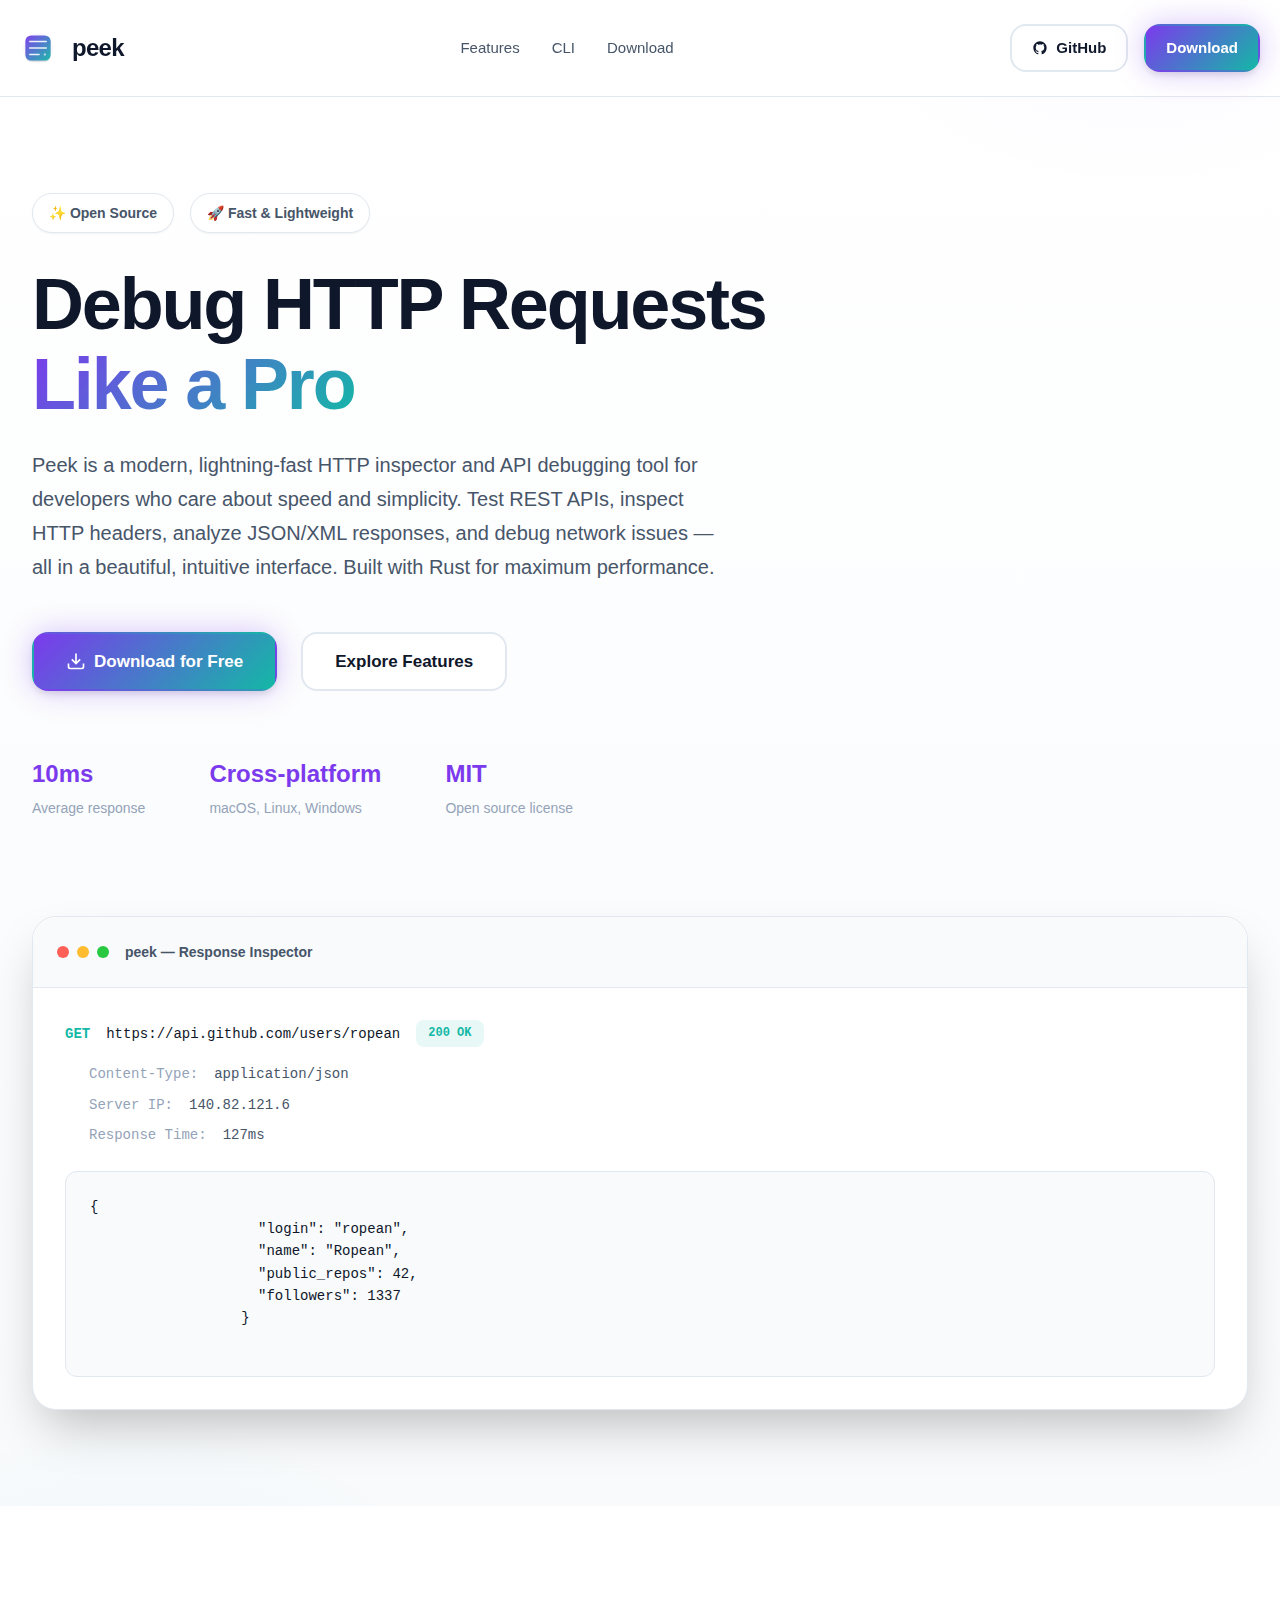
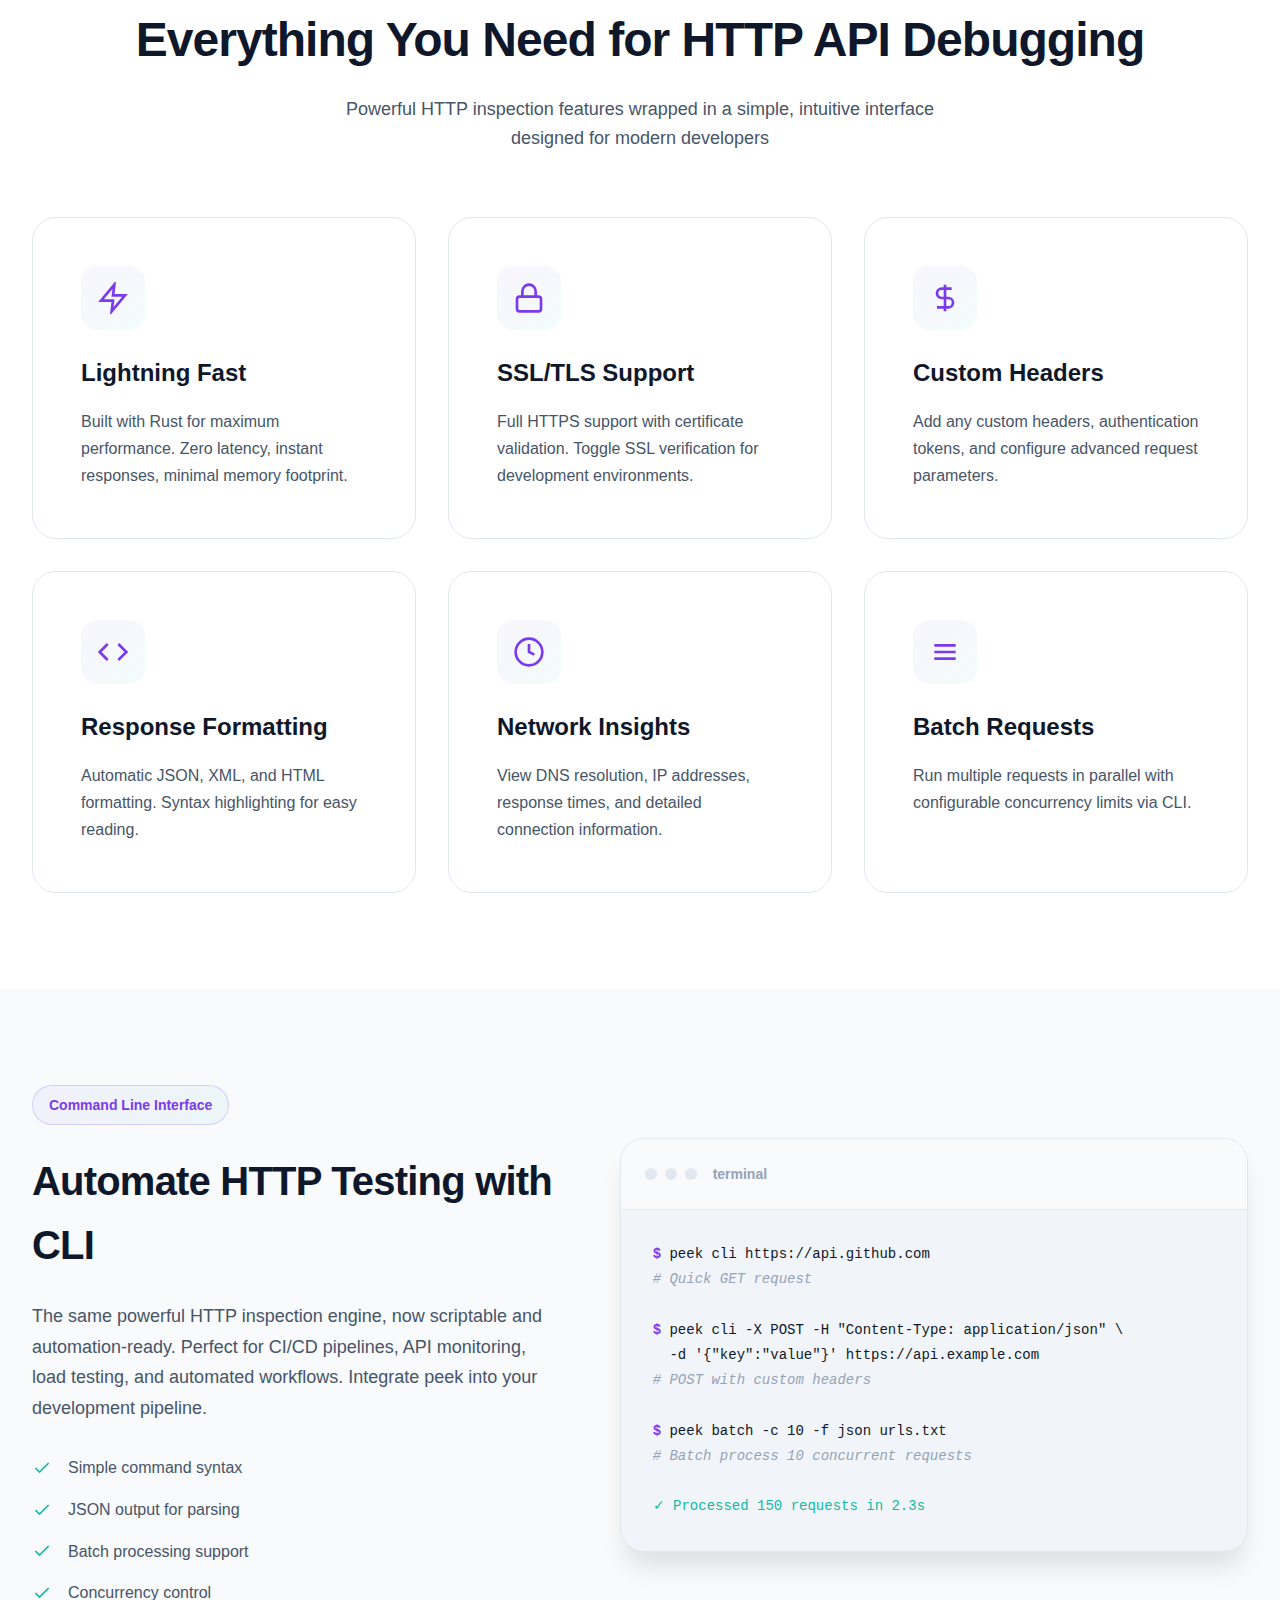
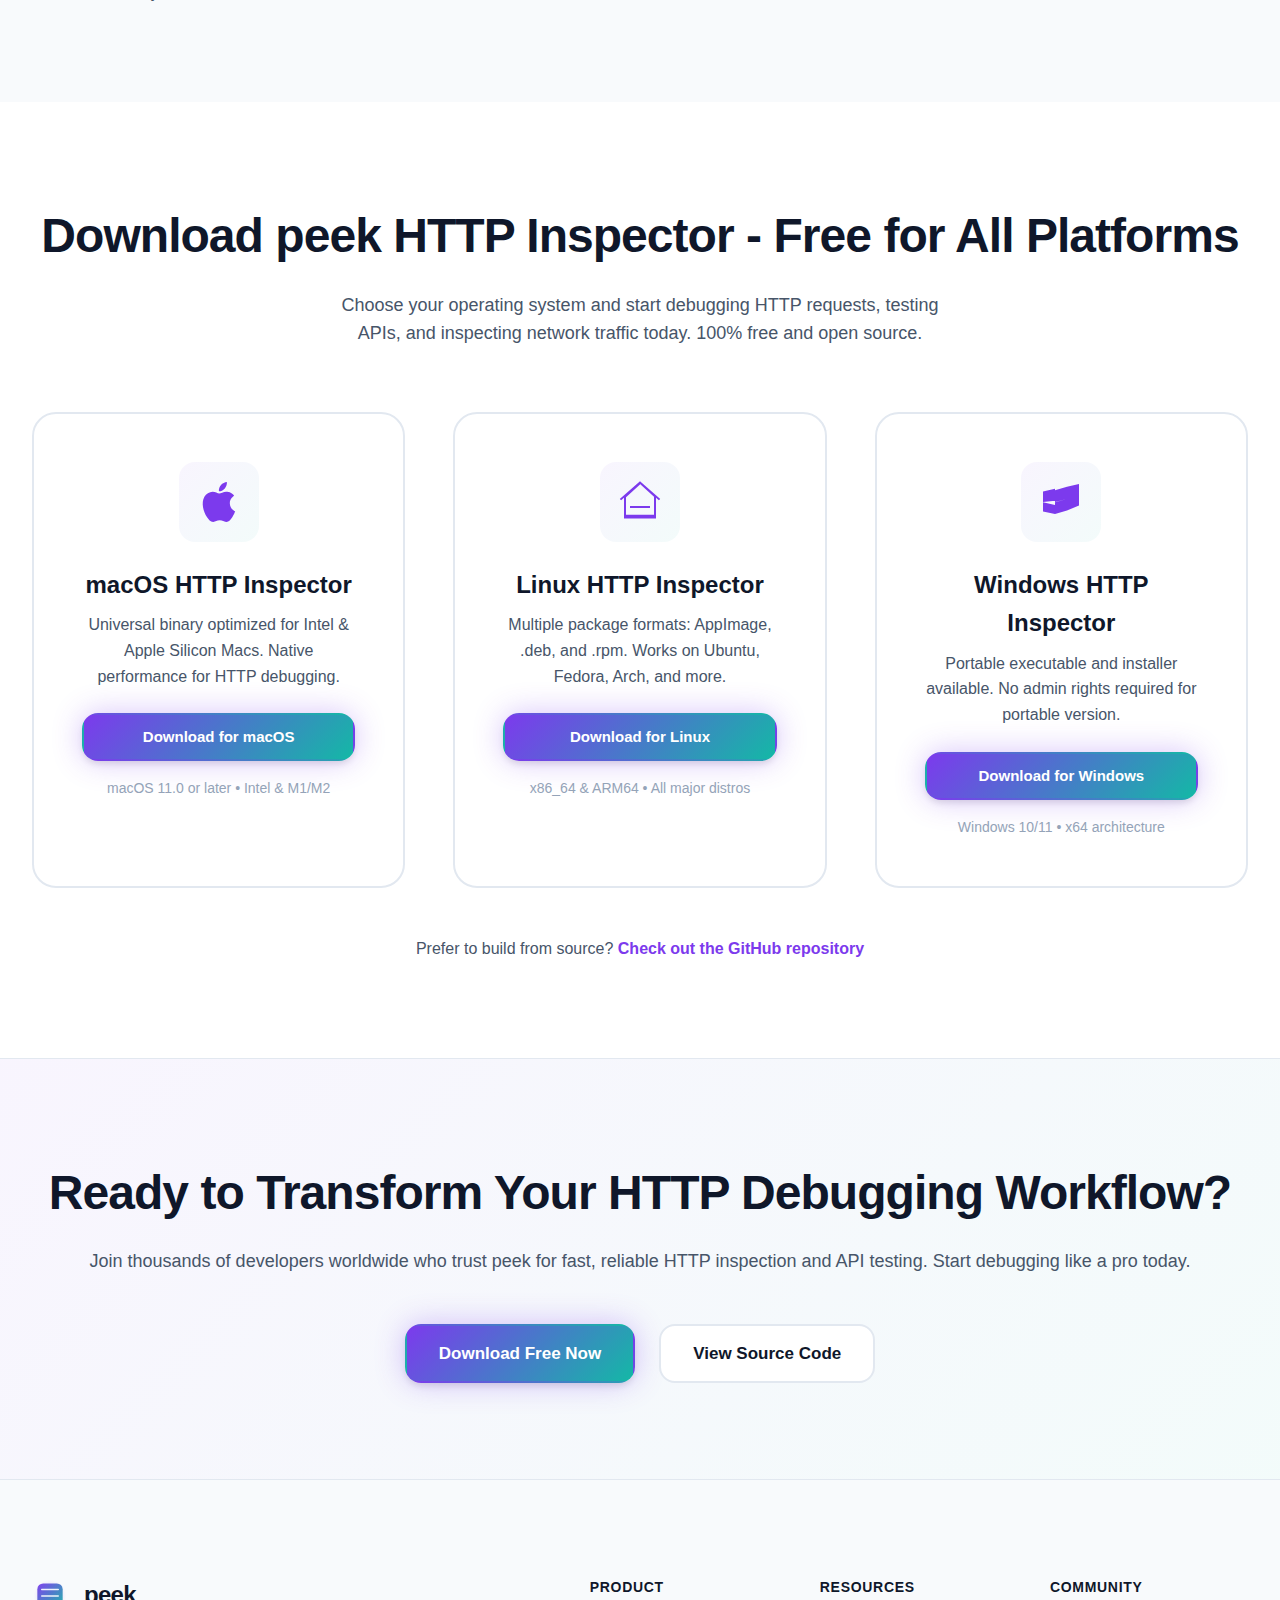
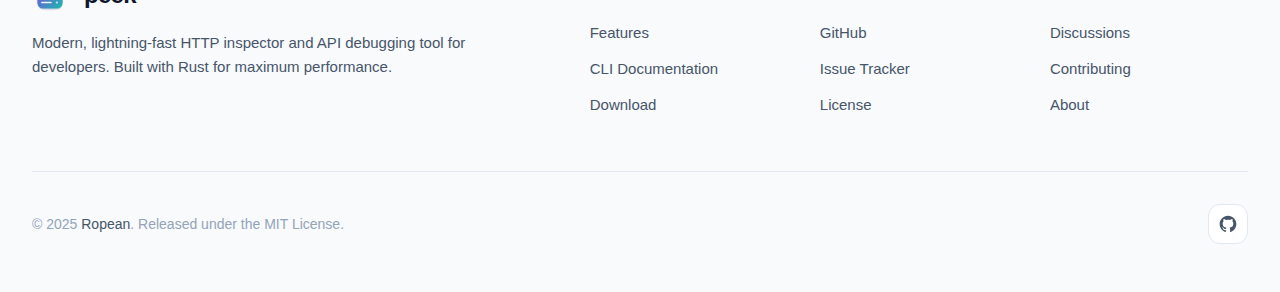
<file: website/index.html>
<!DOCTYPE html>
<html lang="en-US">
  <head>
    <meta charset="utf-8" />
    <meta name="viewport" content="width=device-width,initial-scale=1" />
    <meta name="theme-color" content="#7c3aed" />

    <!-- Primary Meta Tags -->
    <title>peek — Modern HTTP Inspector & Debugger for Developers | Free Download</title>
    <meta name="title" content="peek — Modern HTTP Inspector & Debugger for Developers | Free Download" />
    <meta
      name="description"
      content="Peek is a lightning-fast, open-source HTTP inspector and API debugging tool. Test REST APIs, inspect headers, analyze JSON responses with beautiful GUI and CLI. Available for Windows, macOS, and Linux."
    />
    <meta
      name="keywords"
      content="HTTP inspector, API debugger, REST client, HTTP debugging tool, API testing, network debugging, developer tools, open source, Rust, cross-platform"
    />
    <meta name="author" content="Ropean" />
    <meta name="robots" content="index, follow" />

    <!-- Canonical URL -->
    <link rel="canonical" href="https://peek.aceapp.dev/" />

    <!-- Open Graph / Facebook -->
    <meta property="og:type" content="website" />
    <meta property="og:url" content="https://peek.aceapp.dev/" />
    <meta property="og:title" content="peek — Modern HTTP Inspector & Debugger for Developers" />
    <meta
      property="og:description"
      content="Lightning-fast, open-source HTTP inspector and API debugging tool. Test REST APIs, inspect headers, analyze responses. Free download for Windows, macOS, Linux."
    />
    <meta property="og:image" content="https://peek.aceapp.dev/og-image.png" />
    <meta property="og:site_name" content="peek HTTP Inspector" />
    <meta property="og:locale" content="en_US" />

    <!-- Hreflang for international SEO -->
    <link rel="alternate" hreflang="en" href="https://peek.aceapp.dev/" />
    <link rel="alternate" hreflang="x-default" href="https://peek.aceapp.dev/" />

    <!-- Twitter -->
    <meta property="twitter:card" content="summary_large_image" />
    <meta property="twitter:url" content="https://peek.aceapp.dev/" />
    <meta property="twitter:title" content="peek — Modern HTTP Inspector & Debugger for Developers" />
    <meta
      property="twitter:description"
      content="Lightning-fast, open-source HTTP inspector and API debugging tool. Test REST APIs, inspect headers, analyze responses."
    />
    <meta property="twitter:image" content="https://peek.aceapp.dev/twitter-card.png" />
    <meta property="twitter:creator" content="@ropean" />

    <!-- Additional Meta Tags -->
    <meta name="application-name" content="peek" />
    <meta name="apple-mobile-web-app-title" content="peek" />
    <meta name="apple-mobile-web-app-capable" content="yes" />
    <meta name="apple-mobile-web-app-status-bar-style" content="default" />
    <meta name="format-detection" content="telephone=no" />

    <!-- Preconnect to external domains -->
    <link rel="preconnect" href="https://github.com" />

    <!-- Sitemap -->
    <link rel="sitemap" type="application/xml" href="/sitemap.xml" />

    <link rel="stylesheet" href="./modern.css" />
    <link rel="icon" type="image/x-icon" href="./favicon.ico" />

    <!-- JSON-LD Structured Data -->
    <script type="application/ld+json">
      {
        "@context": "https://schema.org",
        "@type": "SoftwareApplication",
        "name": "peek",
        "description": "Modern HTTP inspector and API debugging tool for developers. Lightning-fast, open-source, cross-platform.",
        "applicationCategory": "DeveloperApplication",
        "operatingSystem": ["Windows", "macOS", "Linux"],
        "offers": {
          "@type": "Offer",
          "price": "0",
          "priceCurrency": "USD"
        },
        "author": {
          "@type": "Organization",
          "name": "Ropean",
          "url": "https://aceapp.dev"
        },
        "url": "https://peek.aceapp.dev",
        "downloadUrl": "https://github.com/ropean/peek/releases",
        "codeRepository": "https://github.com/ropean/peek",
        "license": "https://opensource.org/licenses/MIT",
        "programmingLanguage": "Rust",
        "features": [
          "HTTP request inspection",
          "API debugging",
          "SSL/TLS support",
          "Custom headers support",
          "Response formatting",
          "Network insights",
          "Command line interface",
          "Batch processing"
        ],
        "screenshot": "https://peek.aceapp.dev/screenshot.png",
        "softwareVersion": "1.1.2",
        "releaseNotes": "https://github.com/ropean/peek/releases",
        "aggregateRating": {
          "@type": "AggregateRating",
          "ratingValue": "5.0",
          "ratingCount": "100"
        }
      }
    </script>
  </head>

  <body>
    <!-- Navigation -->
    <nav class="nav">
      <div class="nav-inner container">
        <div class="brand">
          <img src="./logo.svg" class="logo" alt="peek HTTP Inspector Logo" />

          <a href="/" class="brand-text" title="peek - HTTP Inspector & API Debugger">peek</a>
        </div>
        <div class="nav-links">
          <a href="#features">Features</a>
          <a href="#cli">CLI</a>
          <a href="#download">Download</a>
        </div>
        <div class="nav-actions">
          <a class="btn btn-outline" href="https://github.com/ropean/peek" target="_blank" rel="noopener" title="View peek source code on GitHub">
            <svg width="16" height="16" viewBox="0 0 24 24" fill="currentColor" aria-hidden="true">
              <path
                d="M12 2C6.477 2 2 6.477 2 12c0 4.42 2.865 8.17 6.839 9.49.5.092.682-.217.682-.482 0-.237-.008-.866-.013-1.7-2.782.603-3.369-1.34-3.369-1.34-.454-1.156-1.11-1.463-1.11-1.463-.908-.62.069-.608.069-.608 1.003.07 1.531 1.03 1.531 1.03.892 1.529 2.341 1.087 2.91.831.092-.646.35-1.086.636-1.336-2.22-.253-4.555-1.11-4.555-4.943 0-1.091.39-1.984 1.029-2.683-.103-.253-.446-1.27.098-2.647 0 0 .84-.269 2.75 1.025A9.578 9.578 0 0112 6.836c.85.004 1.705.114 2.504.336 1.909-1.294 2.747-1.025 2.747-1.025.546 1.377.203 2.394.1 2.647.64.699 1.028 1.592 1.028 2.683 0 3.842-2.339 4.687-4.566 4.935.359.309.678.919.678 1.852 0 1.336-.012 2.415-.012 2.743 0 .267.18.578.688.48C19.138 20.167 22 16.418 22 12c0-5.523-4.477-10-10-10z"
              />
            </svg>
            GitHub
          </a>
          <a class="btn btn-primary" href="#download" title="Download peek HTTP Inspector">Download</a>
        </div>
      </div>
    </nav>

    <!-- Hero Section -->
    <header class="hero">
      <div class="container">
        <div class="hero-badge">
          <span class="badge">✨ Open Source</span>
          <span class="badge">🚀 Fast & Lightweight</span>
        </div>

        <h1 class="hero-title">
          Debug HTTP Requests<br />
          <span class="gradient-text">Like a Pro</span>
        </h1>

        <p class="hero-description">
          Peek is a modern, lightning-fast HTTP inspector and API debugging tool for developers who care about speed and simplicity. Test REST APIs,
          inspect HTTP headers, analyze JSON/XML responses, and debug network issues — all in a beautiful, intuitive interface. Built with Rust for
          maximum performance.
        </p>

        <div class="hero-ctas">
          <a class="btn btn-primary btn-large" href="#download">
            <svg width="20" height="20" viewBox="0 0 24 24" fill="none" stroke="currentColor" stroke-width="2">
              <path d="M21 15v4a2 2 0 01-2 2H5a2 2 0 01-2-2v-4M7 10l5 5 5-5M12 15V3" />
            </svg>
            Download for Free
          </a>
          <a class="btn btn-outline btn-large" href="#features"> Explore Features </a>
        </div>

        <div class="hero-stats">
          <div class="stat">
            <div class="stat-value">10ms</div>
            <div class="stat-label">Average response</div>
          </div>
          <div class="stat">
            <div class="stat-value">Cross-platform</div>
            <div class="stat-label">macOS, Linux, Windows</div>
          </div>
          <div class="stat">
            <div class="stat-value">MIT</div>
            <div class="stat-label">Open source license</div>
          </div>
        </div>

        <!-- Visual Demo -->
        <div class="hero-demo">
          <div class="demo-window">
            <div class="window-header">
              <div class="window-controls">
                <span></span>
                <span></span>
                <span></span>
              </div>
              <div class="window-title">peek — Response Inspector</div>
            </div>
            <div class="demo-content">
              <div class="demo-request">
                <div class="request-line">
                  <span class="method">GET</span>
                  <span class="url">https://api.github.com/users/ropean</span>
                  <span class="status status-success">200 OK</span>
                </div>
                <div class="request-details">
                  <div class="detail-row">
                    <span class="label">Content-Type:</span>
                    <span class="value">application/json</span>
                  </div>
                  <div class="detail-row">
                    <span class="label">Server IP:</span>
                    <span class="value">140.82.121.6</span>
                  </div>
                  <div class="detail-row">
                    <span class="label">Response Time:</span>
                    <span class="value">127ms</span>
                  </div>
                </div>
              </div>
              <div class="demo-response">
                <pre><code>{
                    "login": "ropean",
                    "name": "Ropean",
                    "public_repos": 42,
                    "followers": 1337
                  }
                </code></pre>
              </div>
            </div>
          </div>
        </div>
      </div>
    </header>

    <!-- Features Section -->
    <section id="features" class="features" itemscope itemtype="https://schema.org/SoftwareApplication">
      <div class="container">
        <div class="section-header">
          <h2>Everything You Need for HTTP API Debugging</h2>
          <p>Powerful HTTP inspection features wrapped in a simple, intuitive interface designed for modern developers</p>
        </div>

        <div class="features-grid">
          <div class="feature-card">
            <div class="feature-icon">
              <svg width="32" height="32" viewBox="0 0 24 24" fill="none" stroke="currentColor" stroke-width="2">
                <path d="M13 2L3 14h9l-1 8 10-12h-9l1-8z" />
              </svg>
            </div>
            <h3>Lightning Fast</h3>
            <p>Built with Rust for maximum performance. Zero latency, instant responses, minimal memory footprint.</p>
          </div>

          <div class="feature-card">
            <div class="feature-icon">
              <svg width="32" height="32" viewBox="0 0 24 24" fill="none" stroke="currentColor" stroke-width="2">
                <rect x="3" y="11" width="18" height="11" rx="2" ry="2" />
                <path d="M7 11V7a5 5 0 0110 0v4" />
              </svg>
            </div>
            <h3>SSL/TLS Support</h3>
            <p>Full HTTPS support with certificate validation. Toggle SSL verification for development environments.</p>
          </div>

          <div class="feature-card">
            <div class="feature-icon">
              <svg width="32" height="32" viewBox="0 0 24 24" fill="none" stroke="currentColor" stroke-width="2">
                <path d="M12 2v20M17 5H9.5a3.5 3.5 0 000 7h5a3.5 3.5 0 010 7H6" />
              </svg>
            </div>
            <h3>Custom Headers</h3>
            <p>Add any custom headers, authentication tokens, and configure advanced request parameters.</p>
          </div>

          <div class="feature-card">
            <div class="feature-icon">
              <svg width="32" height="32" viewBox="0 0 24 24" fill="none" stroke="currentColor" stroke-width="2">
                <polyline points="16 18 22 12 16 6" />
                <polyline points="8 6 2 12 8 18" />
              </svg>
            </div>
            <h3>Response Formatting</h3>
            <p>Automatic JSON, XML, and HTML formatting. Syntax highlighting for easy reading.</p>
          </div>

          <div class="feature-card">
            <div class="feature-icon">
              <svg width="32" height="32" viewBox="0 0 24 24" fill="none" stroke="currentColor" stroke-width="2">
                <circle cx="12" cy="12" r="10" />
                <path d="M12 6v6l4 2" />
              </svg>
            </div>
            <h3>Network Insights</h3>
            <p>View DNS resolution, IP addresses, response times, and detailed connection information.</p>
          </div>

          <div class="feature-card">
            <div class="feature-icon">
              <svg width="32" height="32" viewBox="0 0 24 24" fill="none" stroke="currentColor" stroke-width="2">
                <path d="M4 7h16M4 12h16M4 17h16" />
              </svg>
            </div>
            <h3>Batch Requests</h3>
            <p>Run multiple requests in parallel with configurable concurrency limits via CLI.</p>
          </div>
        </div>
      </div>
    </section>

    <!-- CLI Section -->
    <section id="cli" class="cli-section">
      <div class="container">
        <div class="cli-grid">
          <div class="cli-content">
            <div class="section-label">Command Line Interface</div>
            <h2>Automate HTTP Testing with CLI</h2>
            <p>
              The same powerful HTTP inspection engine, now scriptable and automation-ready. Perfect for CI/CD pipelines, API monitoring, load
              testing, and automated workflows. Integrate peek into your development pipeline.
            </p>

            <div class="cli-features">
              <div class="cli-feature">
                <svg width="20" height="20" viewBox="0 0 24 24" fill="none" stroke="currentColor" stroke-width="2">
                  <polyline points="20 6 9 17 4 12" />
                </svg>
                <span>Simple command syntax</span>
              </div>
              <div class="cli-feature">
                <svg width="20" height="20" viewBox="0 0 24 24" fill="none" stroke="currentColor" stroke-width="2">
                  <polyline points="20 6 9 17 4 12" />
                </svg>
                <span>JSON output for parsing</span>
              </div>
              <div class="cli-feature">
                <svg width="20" height="20" viewBox="0 0 24 24" fill="none" stroke="currentColor" stroke-width="2">
                  <polyline points="20 6 9 17 4 12" />
                </svg>
                <span>Batch processing support</span>
              </div>
              <div class="cli-feature">
                <svg width="20" height="20" viewBox="0 0 24 24" fill="none" stroke="currentColor" stroke-width="2">
                  <polyline points="20 6 9 17 4 12" />
                </svg>
                <span>Concurrency control</span>
              </div>
            </div>
          </div>

          <div class="cli-terminal">
            <div class="terminal-header">
              <div class="terminal-controls">
                <span></span>
                <span></span>
                <span></span>
              </div>
              <div class="terminal-title">terminal</div>
            </div>
            <div class="terminal-content">
              <pre><code><span class="prompt">$</span> peek cli https://api.github.com
<span class="comment"># Quick GET request</span>

<span class="prompt">$</span> peek cli -X POST -H "Content-Type: application/json" \
  -d '{"key":"value"}' https://api.example.com
<span class="comment"># POST with custom headers</span>

<span class="prompt">$</span> peek batch -c 10 -f json urls.txt
<span class="comment"># Batch process 10 concurrent requests</span>

<span class="output">✓ Processed 150 requests in 2.3s</span></code></pre>
            </div>
          </div>
        </div>
      </div>
    </section>

    <!-- Download Section -->
    <section id="download" class="download-section">
      <div class="container">
        <div class="section-header">
          <h2>Download peek HTTP Inspector - Free for All Platforms</h2>
          <p>
            Choose your operating system and start debugging HTTP requests, testing APIs, and inspecting network traffic today. 100% free and open
            source.
          </p>
        </div>

        <div class="download-grid">
          <div class="download-card">
            <div class="download-icon">
              <svg width="48" height="48" viewBox="0 0 24 24" fill="currentColor">
                <path
                  d="M18.71 19.5c-.83 1.24-1.71 2.45-3.05 2.47-1.34.03-1.77-.79-3.29-.79-1.53 0-2 .77-3.27.82-1.31.05-2.3-1.32-3.14-2.53C4.25 17 2.94 12.45 4.7 9.39c.87-1.52 2.43-2.48 4.12-2.51 1.28-.02 2.5.87 3.29.87.78 0 2.26-1.07 3.81-.91.65.03 2.47.26 3.64 1.98-.09.06-2.17 1.28-2.15 3.81.03 3.02 2.65 4.03 2.68 4.04-.03.07-.42 1.44-1.38 2.83M13 3.5c.73-.83 1.94-1.46 2.94-1.5.13 1.17-.34 2.35-1.04 3.19-.69.85-1.83 1.51-2.95 1.42-.15-1.15.41-2.35 1.05-3.11z"
                />
              </svg>
            </div>
            <h3>macOS HTTP Inspector</h3>
            <p>Universal binary optimized for Intel & Apple Silicon Macs. Native performance for HTTP debugging.</p>
            <a href="#" class="btn btn-primary">Download for macOS</a>
            <div class="download-meta">macOS 11.0 or later • Intel & M1/M2</div>
          </div>

          <div class="download-card">
            <div class="download-icon">
              <svg width="48" height="48" viewBox="0 0 24 24" fill="currentColor">
                <path
                  d="M22.12 10.46L12 1.63 1.88 10.46 2.55 11.17 4 9.85v10.42h16V9.85l1.45 1.32.67-.71M12 3.02l7 6.37V18.4H5v-8.81l7-6.37M7 14h10v1H7v-1z"
                />
              </svg>
            </div>
            <h3>Linux HTTP Inspector</h3>
            <p>Multiple package formats: AppImage, .deb, and .rpm. Works on Ubuntu, Fedora, Arch, and more.</p>
            <a href="#" class="btn btn-primary">Download for Linux</a>
            <div class="download-meta">x86_64 & ARM64 • All major distros</div>
          </div>

          <div class="download-card">
            <div class="download-icon">
              <svg width="48" height="48" viewBox="0 0 24 24" fill="currentColor">
                <path
                  d="M3 12V6.75L9 5.43V11.4L3 12m6 0L15 10.46V4.43L9 6.13V12m6-1.54L21 9.13V3L15 4.43V10.46M9 12.12V18L15 16.2V10.46L9 12.12m6 4.08L21 13.8V9.13L15 10.46V16.2M3 12.11L9 13.44V18L3 16.69V12.11z"
                />
              </svg>
            </div>
            <h3>Windows HTTP Inspector</h3>
            <p>Portable executable and installer available. No admin rights required for portable version.</p>
            <a href="#" class="btn btn-primary">Download for Windows</a>
            <div class="download-meta">Windows 10/11 • x64 architecture</div>
          </div>
        </div>

        <div class="download-alt">
          <p>Prefer to build from source? <a href="https://github.com/ropean/peek">Check out the GitHub repository</a></p>
        </div>
      </div>
    </section>

    <!-- CTA Section -->
    <section class="cta-section">
      <div class="container">
        <div class="cta-content">
          <h2>Ready to Transform Your HTTP Debugging Workflow?</h2>
          <p>
            Join thousands of developers worldwide who trust peek for fast, reliable HTTP inspection and API testing. Start debugging like a pro
            today.
          </p>
          <div class="cta-buttons">
            <a class="btn btn-primary btn-large" href="#download">Download Free Now</a>
            <a class="btn btn-outline btn-large" href="https://github.com/ropean/peek">View Source Code</a>
          </div>
        </div>
      </div>
    </section>

    <!-- Footer -->
    <footer class="footer">
      <div class="container">
        <div class="footer-grid">
          <div class="footer-brand">
            <div class="brand">
              <img src="./logo.svg" class="logo" alt="peek HTTP Inspector Logo" />
              <span class="brand-text">peek</span>
            </div>
            <p class="footer-tagline">
              Modern, lightning-fast HTTP inspector and API debugging tool for developers. Built with Rust for maximum performance.
            </p>
          </div>

          <div class="footer-links">
            <div class="footer-column">
              <h4>Product</h4>
              <a href="#features">Features</a>
              <a href="#cli">CLI Documentation</a>
              <a href="#download">Download</a>
            </div>

            <div class="footer-column">
              <h4>Resources</h4>
              <a href="https://github.com/ropean/peek">GitHub</a>
              <a href="https://github.com/ropean/peek/issues">Issue Tracker</a>
              <a href="https://github.com/ropean/peek/blob/main/LICENSE">License</a>
            </div>

            <div class="footer-column">
              <h4>Community</h4>
              <a href="https://github.com/ropean/peek/discussions">Discussions</a>
              <a href="https://github.com/ropean/peek/blob/main/CONTRIBUTING.md">Contributing</a>
              <a href="https://aceapp.dev">About</a>
            </div>
          </div>
        </div>

        <div class="footer-bottom">
          <p>&copy; 2025 <a href="https://aceapp.dev">Ropean</a>. Released under the MIT License.</p>
          <div class="footer-social">
            <a
              href="https://github.com/ropean/peek"
              aria-label="View peek source code on GitHub"
              target="_blank"
              rel="noopener"
              title="peek on GitHub"
            >
              <svg width="20" height="20" viewBox="0 0 24 24" fill="currentColor" aria-hidden="true">
                <path
                  d="M12 2C6.477 2 2 6.477 2 12c0 4.42 2.865 8.17 6.839 9.49.5.092.682-.217.682-.482 0-.237-.008-.866-.013-1.7-2.782.603-3.369-1.34-3.369-1.34-.454-1.156-1.11-1.463-1.11-1.463-.908-.62.069-.608.069-.608 1.003.07 1.531 1.03 1.531 1.03.892 1.529 2.341 1.087 2.91.831.092-.646.35-1.086.636-1.336-2.22-.253-4.555-1.11-4.555-4.943 0-1.091.39-1.984 1.029-2.683-.103-.253-.446-1.27.098-2.647 0 0 .84-.269 2.75 1.025A9.578 9.578 0 0112 6.836c.85.004 1.705.114 2.504.336 1.909-1.294 2.747-1.025 2.747-1.025.546 1.377.203 2.394.1 2.647.64.699 1.028 1.592 1.028 2.683 0 3.842-2.339 4.687-4.566 4.935.359.309.678.919.678 1.852 0 1.336-.012 2.415-.012 2.743 0 .267.18.578.688.48C19.138 20.167 22 16.418 22 12c0-5.523-4.477-10-10-10z"
                />
              </svg>
            </a>
          </div>
        </div>
      </div>
    </footer>
  </body>
</html>
</file>
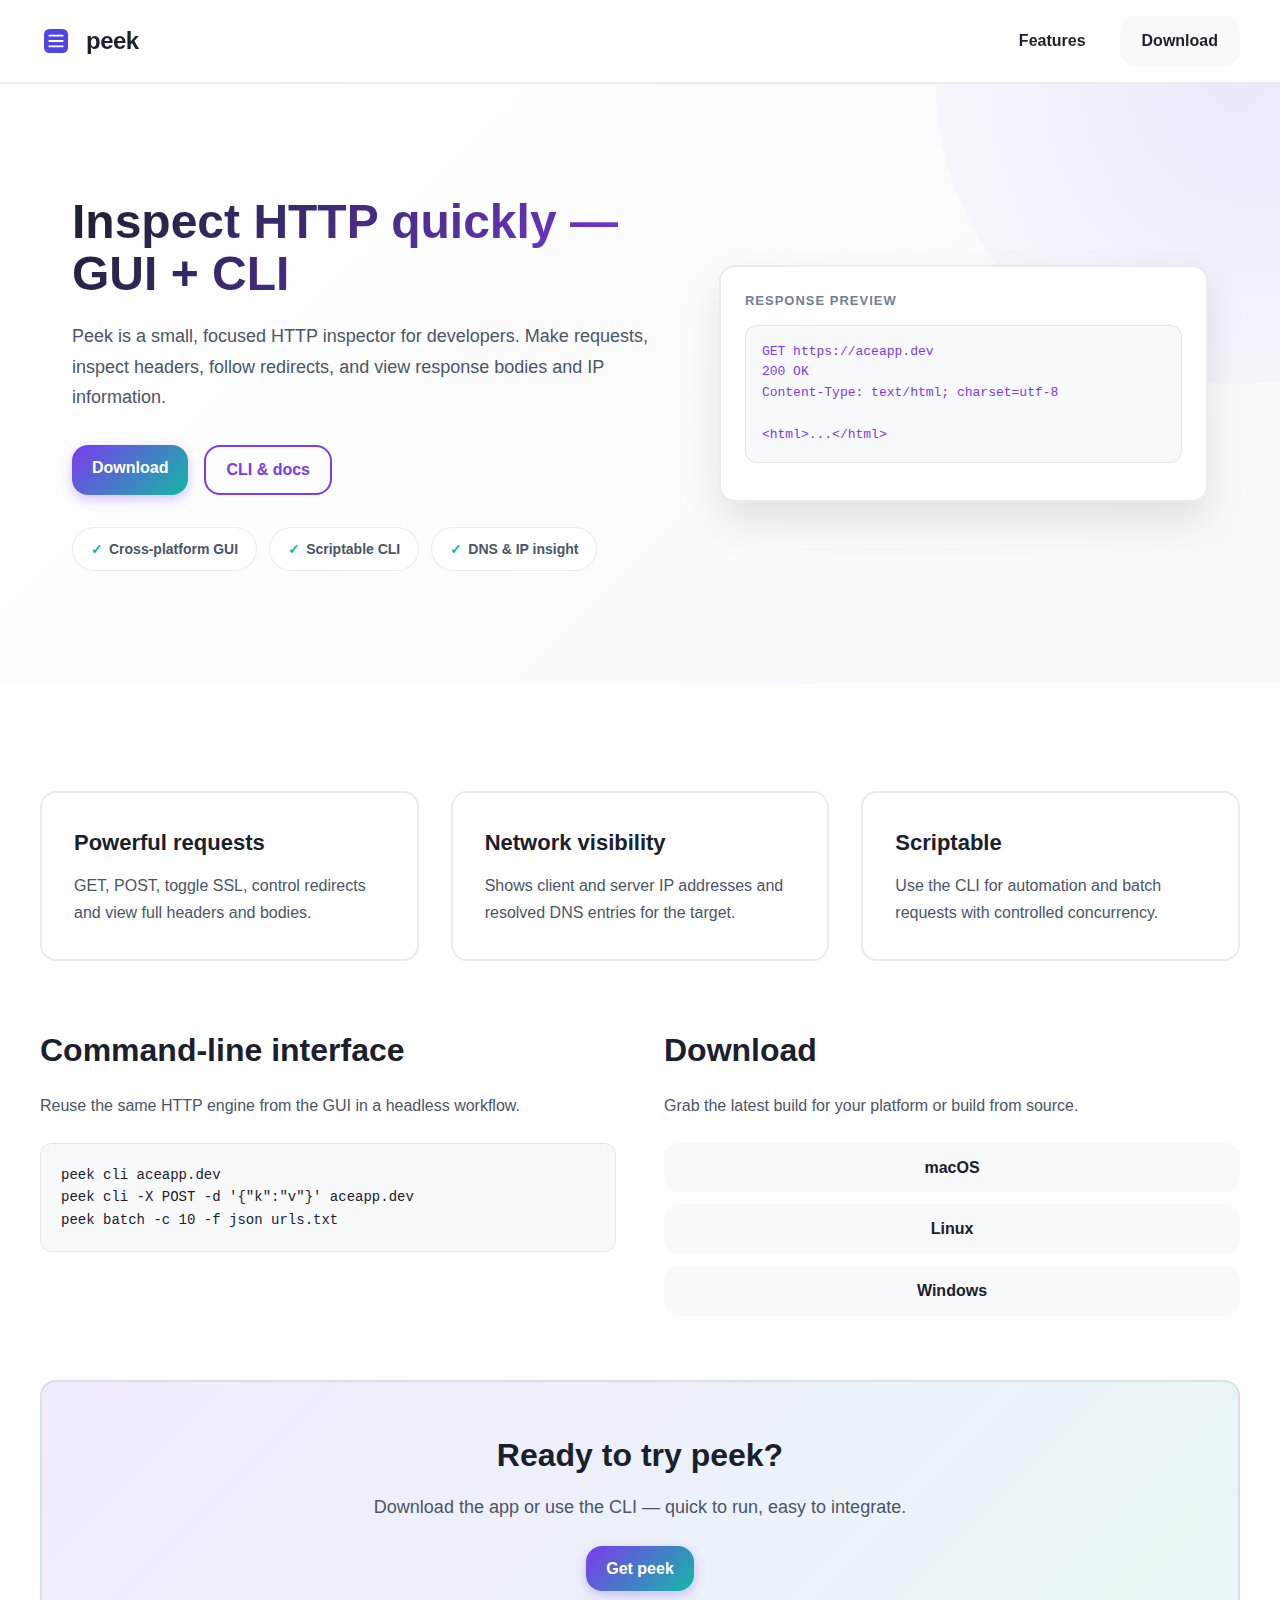
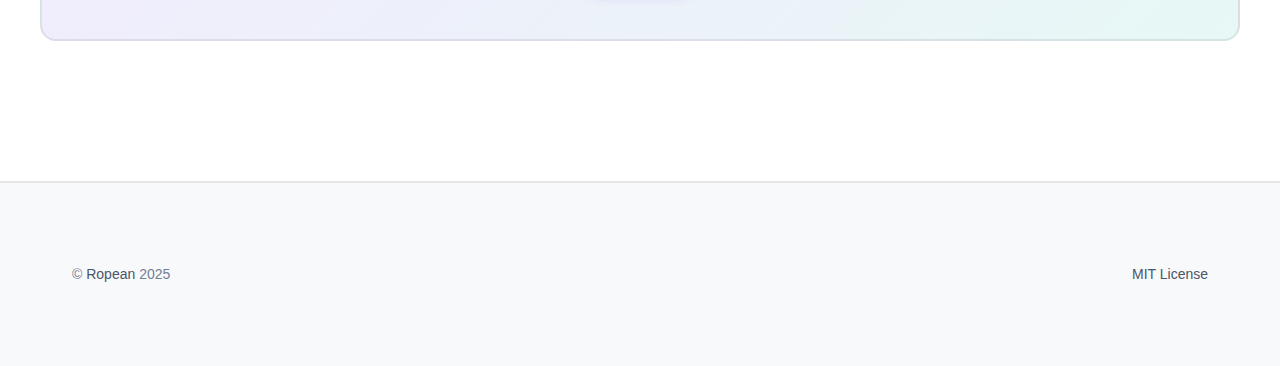
<file: website/v1/index.html>
<!DOCTYPE html>
<html lang="en-US">
  <head>
    <meta charset="utf-8" />
    <meta name="viewport" content="width=device-width,initial-scale=1" />
    <meta name="theme-color" content="#0f1720" />
    <title>peek — HTTP inspector</title>
    <meta name="description" content="Peek — small GUI + CLI HTTP inspector. Run requests, view headers, status and response bodies." />
    <!-- Inter font -->
    <!-- <link rel="stylesheet" href="./styles.css"> -->
    <link rel="stylesheet" href="./styles-alt.css" />
    <link rel="icon" type="image/svg+xml" href="./logo-icon.svg" />
  </head>
  <body>
    <nav class="nav">
      <div class="nav-inner container">
        <div class="brand">
          <svg width="32" height="32" viewBox="0 0 24 24" fill="none" aria-hidden="true">
            <rect x="3" y="3" width="18" height="18" rx="4" fill="#4f46e5" />
            <path d="M7 12h10M7 8h10M7 16h10" stroke="#fff" stroke-width="1.4" stroke-linecap="round" />
          </svg>
          <a href="/" class="brand-text">peek</a>
        </div>
        <div class="nav-actions">
          <a class="btn btn-ghost" href="#features">Features</a>
          <a class="btn" href="#download">Download</a>
        </div>
      </div>
    </nav>

    <header class="hero">
      <div class="container hero-inner">
        <div class="hero-copy">
          <h1>Inspect HTTP quickly — GUI + CLI</h1>
          <p class="lead">
            Peek is a small, focused HTTP inspector for developers. Make requests, inspect headers, follow redirects, and view response bodies and IP
            information.
          </p>

          <div class="hero-ctas">
            <a class="btn btn-primary" id="download" href="#">Download</a>
            <a class="btn btn-outline" href="#cli">CLI & docs</a>
          </div>

          <ul class="hero-features">
            <li>Cross-platform GUI</li>
            <li>Scriptable CLI</li>
            <li>DNS & IP insight</li>
          </ul>
        </div>

        <div class="hero-visual" aria-hidden>
          <div class="card">
            <div class="card-header">Response preview</div>
            <pre class="mock-response">
GET https://aceapp.dev
200 OK
Content-Type: text/html; charset=utf-8

&lt;html&gt;...&lt;/html&gt;</pre
            >
          </div>
        </div>
      </div>
    </header>

    <main class="container page">
      <section id="features" class="grid">
        <div class="feature">
          <h3>Powerful requests</h3>
          <p>GET, POST, toggle SSL, control redirects and view full headers and bodies.</p>
        </div>
        <div class="feature">
          <h3>Network visibility</h3>
          <p>Shows client and server IP addresses and resolved DNS entries for the target.</p>
        </div>
        <div class="feature">
          <h3>Scriptable</h3>
          <p>Use the CLI for automation and batch requests with controlled concurrency.</p>
        </div>
      </section>

      <section id="cli" class="two-col">
        <div>
          <h2>Command-line interface</h2>
          <p>Reuse the same HTTP engine from the GUI in a headless workflow.</p>
          <pre><code>peek cli aceapp.dev
peek cli -X POST -d '{"k":"v"}' aceapp.dev
peek batch -c 10 -f json urls.txt</code></pre>
        </div>
        <div>
          <h2>Download</h2>
          <p>Grab the latest build for your platform or build from source.</p>
          <div class="download-list">
            <a class="btn" href="#">macOS</a>
            <a class="btn" href="#">Linux</a>
            <a class="btn" href="#">Windows</a>
          </div>
        </div>
      </section>

      <section class="footer-cta">
        <h3>Ready to try peek?</h3>
        <p>Download the app or use the CLI — quick to run, easy to integrate.</p>
        <div><a class="btn btn-primary" href="#download">Get peek</a></div>
      </section>
    </main>

    <footer class="site-footer">
      <div class="container footer-inner">
        <div>© <a href="https://aceapp.dev">Ropean</a> 2025</div>
        <div><a href="https://github.com/ropean/peek/blob/main/LICENSE">MIT License</a></div>
      </div>
    </footer>
  </body>
</html>
</file>
<file: website/modern.css>
/**
 * Copilot Modern Theme for peek
 * 
 * A contemporary design system featuring gradient aesthetics, smooth animations,
 * and automatic dark/light mode adaptation.
 * 
 * Generated by: GitHub Copilot/Claud Sonnet 4.5
 * Version: 1.1.4
 * Date: November 3, 2025
 * 
 * Features:
 * - Responsive design with mobile-first approach
 * - CSS custom properties for easy theming
 * - Smooth transitions and animations
 * - Automatic dark mode support via prefers-color-scheme
 * - Modern gradient color palette (Purple & Teal)
 * 
 * @author GitHub Copilot/Claud Sonnet 4.5
 * @license MIT
 */

/* CSS Variables */
:root {
  /* Colors - Light Mode */
  --color-bg: #ffffff;
  --color-bg-secondary: #f8fafc;
  --color-bg-tertiary: #f1f5f9;
  --color-text: #0f172a;
  --color-text-secondary: #475569;
  --color-text-muted: #94a3b8;
  --color-border: #e2e8f0;
  --color-border-light: #f1f5f9;

  /* Brand Colors */
  --color-primary: #7c3aed;
  --color-primary-dark: #6d28d9;
  --color-secondary: #14b8a6;
  --color-accent: #ec4899;

  /* Gradients */
  --gradient-primary: linear-gradient(135deg, #7c3aed 0%, #14b8a6 100%);
  --gradient-subtle: linear-gradient(135deg, rgba(124, 58, 237, 0.05) 0%, rgba(20, 184, 166, 0.05) 100%);
  --gradient-hero: linear-gradient(180deg, #ffffff 0%, #f8fafc 100%);

  /* Shadows */
  --shadow-sm: 0 1px 2px rgba(0, 0, 0, 0.05);
  --shadow-md: 0 4px 6px -1px rgba(0, 0, 0, 0.1);
  --shadow-lg: 0 10px 15px -3px rgba(0, 0, 0, 0.1);
  --shadow-xl: 0 20px 25px -5px rgba(0, 0, 0, 0.1);
  --shadow-2xl: 0 25px 50px -12px rgba(0, 0, 0, 0.25);
  --shadow-glow: 0 0 30px rgba(124, 58, 237, 0.3);

  /* Spacing */
  --spacing-xs: 0.5rem;
  --spacing-sm: 1rem;
  --spacing-md: 1.5rem;
  --spacing-lg: 2rem;
  --spacing-xl: 3rem;
  --spacing-2xl: 4rem;
  --spacing-3xl: 6rem;

  /* Border Radius */
  --radius-sm: 0.5rem;
  --radius-md: 0.75rem;
  --radius-lg: 1rem;
  --radius-xl: 1.5rem;
  --radius-full: 9999px;

  /* Typography */
  --font-sans: 'Inter', -apple-system, BlinkMacSystemFont, 'Segoe UI', sans-serif;
  --font-mono: 'JetBrains Mono', 'Fira Code', 'Courier New', monospace;
}

/* Dark Mode */
@media (prefers-color-scheme: dark) {
  :root {
    --color-bg: #0a0a0b;
    --color-bg-secondary: #131316;
    --color-bg-tertiary: #1a1a1e;
    --color-text: #f8fafc;
    --color-text-secondary: #cbd5e1;
    --color-text-muted: #64748b;
    --color-border: #27272a;
    --color-border-light: #1f1f23;
    --gradient-hero: linear-gradient(180deg, #0a0a0b 0%, #131316 100%);
    --shadow-sm: 0 1px 2px rgba(0, 0, 0, 0.3);
    --shadow-md: 0 4px 6px -1px rgba(0, 0, 0, 0.5);
    --shadow-lg: 0 10px 15px -3px rgba(0, 0, 0, 0.6);
    --shadow-xl: 0 20px 25px -5px rgba(0, 0, 0, 0.7);
    --shadow-2xl: 0 25px 50px -12px rgba(0, 0, 0, 0.8);
  }
}

.logo {
  width: 36px;
  height: 36px;
}

/* Base Styles */
* {
  box-sizing: border-box;
  margin: 0;
  padding: 0;
}

html {
  font-size: 16px;
  scroll-behavior: smooth;
}

body {
  font-family: var(--font-sans);
  background: var(--color-bg);
  color: var(--color-text);
  line-height: 1.6;
  -webkit-font-smoothing: antialiased;
  -moz-osx-font-smoothing: grayscale;
}

.container {
  max-width: 1280px;
  margin: 0 auto;
  padding: 0 var(--spacing-lg);
}

/* Navigation */
.nav {
  position: sticky;
  top: 0;
  z-index: 1000;
  background: rgba(255, 255, 255, 0.8);
  backdrop-filter: blur(12px);
  border-bottom: 1px solid var(--color-border);
  transition: all 0.3s ease;
  padding: 0 20px;
}

@media (prefers-color-scheme: dark) {
  .nav {
    background: rgba(10, 10, 11, 0.8);
  }
}

.nav-inner {
  display: flex;
  align-items: center;
  justify-content: space-between;
  gap: var(--spacing-lg);
  padding: var(--spacing-md) 0;
}

.brand {
  display: flex;
  align-items: center;
  gap: var(--spacing-sm);
  text-decoration: none;
}

.brand svg {
  transition: transform 0.3s cubic-bezier(0.4, 0, 0.2, 1);
}

.brand:hover svg {
  transform: scale(1.05) rotate(3deg);
}

.brand-text {
  font-size: 1.5rem;
  font-weight: 800;
  color: var(--color-text);
  text-decoration: none;
  letter-spacing: -0.03em;
}

.nav-links {
  display: flex;
  gap: var(--spacing-lg);
  align-items: center;
}

.nav-links a {
  color: var(--color-text-secondary);
  text-decoration: none;
  font-weight: 500;
  font-size: 0.938rem;
  transition: color 0.2s ease;
  position: relative;
}

.nav-links a:hover {
  color: var(--color-primary);
}

.nav-links a::after {
  content: '';
  position: absolute;
  bottom: -4px;
  left: 0;
  right: 0;
  height: 2px;
  background: var(--color-primary);
  transform: scaleX(0);
  transition: transform 0.2s ease;
}

.nav-links a:hover::after {
  transform: scaleX(1);
}

.nav-actions {
  display: flex;
  gap: var(--spacing-sm);
  align-items: center;
}

/* Buttons */
.btn {
  display: inline-flex;
  align-items: center;
  gap: var(--spacing-xs);
  padding: 0.625rem 1.25rem;
  border-radius: var(--radius-lg);
  font-weight: 600;
  font-size: 0.938rem;
  text-decoration: none;
  border: 2px solid transparent;
  cursor: pointer;
  transition: all 0.3s cubic-bezier(0.4, 0, 0.2, 1);
  white-space: nowrap;
}

.btn-large {
  padding: 0.875rem 2rem;
  font-size: 1.063rem;
}

.btn-primary {
  background: var(--gradient-primary);
  color: white;
  box-shadow: var(--shadow-md), var(--shadow-glow);
}

.btn-primary:hover {
  transform: translateY(-2px);
  box-shadow: var(--shadow-lg), var(--shadow-glow);
}

.btn-outline {
  border: 2px solid var(--color-border);
  color: var(--color-text);
  background: var(--color-bg);
}

.btn-outline:hover {
  border-color: var(--color-primary);
  color: var(--color-primary);
  background: var(--gradient-subtle);
  transform: translateY(-2px);
  box-shadow: var(--shadow-md);
}

/* Hero Section */
.hero {
  padding: var(--spacing-3xl) 0;
  background: var(--gradient-hero);
  position: relative;
  overflow: hidden;
}

.hero::before {
  content: '';
  position: absolute;
  top: -50%;
  right: -20%;
  width: 800px;
  height: 800px;
  background: radial-gradient(circle, rgba(124, 58, 237, 0.08), transparent 70%);
  pointer-events: none;
}

.hero::after {
  content: '';
  position: absolute;
  bottom: -50%;
  left: -20%;
  width: 800px;
  height: 800px;
  background: radial-gradient(circle, rgba(20, 184, 166, 0.08), transparent 70%);
  pointer-events: none;
}

.hero .container {
  position: relative;
  z-index: 1;
}

.hero-badge {
  display: flex;
  gap: var(--spacing-sm);
  margin-bottom: var(--spacing-lg);
  flex-wrap: wrap;
}

.badge {
  display: inline-flex;
  align-items: center;
  gap: 0.375rem;
  padding: 0.5rem 1rem;
  background: var(--color-bg);
  border: 1px solid var(--color-border);
  border-radius: var(--radius-full);
  font-size: 0.875rem;
  font-weight: 600;
  color: var(--color-text-secondary);
  box-shadow: var(--shadow-sm);
}

.hero-title {
  font-size: clamp(2.5rem, 6vw, 4.5rem);
  font-weight: 900;
  line-height: 1.1;
  margin-bottom: var(--spacing-md);
  letter-spacing: -0.03em;
}

.gradient-text {
  background: var(--gradient-primary);
  -webkit-background-clip: text;
  -webkit-text-fill-color: transparent;
  background-clip: text;
}

.hero-description {
  font-size: 1.25rem;
  color: var(--color-text-secondary);
  max-width: 700px;
  margin-bottom: var(--spacing-xl);
  line-height: 1.7;
}

.hero-ctas {
  display: flex;
  gap: var(--spacing-md);
  margin-bottom: var(--spacing-2xl);
  flex-wrap: wrap;
}

.hero-stats {
  display: flex;
  gap: var(--spacing-2xl);
  margin-bottom: var(--spacing-3xl);
  flex-wrap: wrap;
}

.stat {
  display: flex;
  flex-direction: column;
  gap: 0.25rem;
}

.stat-value {
  font-size: 1.5rem;
  font-weight: 700;
  color: var(--color-primary);
}

.stat-label {
  font-size: 0.875rem;
  color: var(--color-text-muted);
}

/* Demo Window */
.hero-demo {
  margin-top: var(--spacing-xl);
}

.demo-window {
  background: var(--color-bg);
  border: 1px solid var(--color-border);
  border-radius: var(--radius-xl);
  overflow: hidden;
  box-shadow: var(--shadow-2xl);
}

.window-header {
  display: flex;
  align-items: center;
  gap: var(--spacing-sm);
  padding: var(--spacing-md);
  background: var(--color-bg-secondary);
  border-bottom: 1px solid var(--color-border);
}

.window-controls {
  display: flex;
  gap: 0.5rem;
}

.window-controls span {
  width: 12px;
  height: 12px;
  border-radius: 50%;
  background: var(--color-border);
}

.window-controls span:nth-child(1) {
  background: #ff5f57;
}

.window-controls span:nth-child(2) {
  background: #febc2e;
}

.window-controls span:nth-child(3) {
  background: #28c840;
}

.window-title {
  font-size: 0.875rem;
  font-weight: 600;
  color: var(--color-text-secondary);
}

.demo-content {
  padding: var(--spacing-lg);
  display: flex;
  flex-direction: column;
  gap: var(--spacing-md);
}

.demo-request {
  display: flex;
  flex-direction: column;
  gap: var(--spacing-sm);
}

.request-line {
  display: flex;
  align-items: center;
  gap: var(--spacing-sm);
  flex-wrap: wrap;
}

.method {
  font-weight: 700;
  color: var(--color-secondary);
  font-family: var(--font-mono);
  font-size: 0.875rem;
}

.url {
  font-family: var(--font-mono);
  font-size: 0.875rem;
  color: var(--color-text);
}

.status {
  padding: 0.25rem 0.75rem;
  border-radius: var(--radius-sm);
  font-size: 0.75rem;
  font-weight: 700;
  font-family: var(--font-mono);
}

.status-success {
  background: rgba(20, 184, 166, 0.1);
  color: var(--color-secondary);
}

.request-details {
  display: flex;
  flex-direction: column;
  gap: 0.5rem;
  padding-left: var(--spacing-md);
}

.detail-row {
  display: flex;
  gap: var(--spacing-sm);
  font-size: 0.875rem;
  font-family: var(--font-mono);
}

.detail-row .label {
  color: var(--color-text-muted);
}

.detail-row .value {
  color: var(--color-text-secondary);
}

.demo-response {
  background: var(--color-bg-secondary);
  border: 1px solid var(--color-border);
  border-radius: var(--radius-md);
  overflow: hidden;
}

.demo-response pre {
  margin: 0;
  padding: var(--spacing-md);
  overflow-x: auto;
  font-family: var(--font-mono);
  font-size: 0.875rem;
  line-height: 1.6;
  color: var(--color-text);
}

.demo-response code {
  font-family: inherit;
}

/* Features Section */
.features {
  padding: var(--spacing-3xl) 0;
}

.section-header {
  text-align: center;
  margin-bottom: var(--spacing-2xl);
}

.section-header h2 {
  font-size: clamp(2rem, 4vw, 3rem);
  font-weight: 800;
  margin-bottom: var(--spacing-sm);
  letter-spacing: -0.02em;
}

.section-header p {
  font-size: 1.125rem;
  color: var(--color-text-secondary);
  max-width: 600px;
  margin: 0 auto;
}

.features-grid {
  display: grid;
  grid-template-columns: repeat(auto-fit, minmax(320px, 1fr));
  gap: var(--spacing-lg);
}

.feature-card {
  background: var(--color-bg);
  border: 1px solid var(--color-border);
  border-radius: var(--radius-xl);
  padding: var(--spacing-xl);
  transition: all 0.3s cubic-bezier(0.4, 0, 0.2, 1);
  position: relative;
  overflow: hidden;
}

.feature-card::before {
  content: '';
  position: absolute;
  top: 0;
  left: 0;
  right: 0;
  height: 3px;
  background: var(--gradient-primary);
  transform: scaleX(0);
  transition: transform 0.3s ease;
}

.feature-card:hover {
  transform: translateY(-8px);
  box-shadow: var(--shadow-xl);
  border-color: var(--color-primary);
}

.feature-card:hover::before {
  transform: scaleX(1);
}

.feature-icon {
  width: 64px;
  height: 64px;
  display: flex;
  align-items: center;
  justify-content: center;
  background: var(--gradient-subtle);
  border-radius: var(--radius-lg);
  margin-bottom: var(--spacing-md);
  color: var(--color-primary);
}

.feature-card h3 {
  font-size: 1.5rem;
  font-weight: 700;
  margin-bottom: var(--spacing-sm);
}

.feature-card p {
  color: var(--color-text-secondary);
  line-height: 1.7;
}

/* CLI Section */
.cli-section {
  padding: var(--spacing-3xl) 0;
  background: var(--color-bg-secondary);
}

.cli-grid {
  display: grid;
  grid-template-columns: 1fr 1.2fr;
  gap: var(--spacing-2xl);
  align-items: center;
}

.section-label {
  display: inline-block;
  padding: 0.5rem 1rem;
  background: var(--gradient-subtle);
  color: var(--color-primary);
  border-radius: var(--radius-full);
  font-size: 0.875rem;
  font-weight: 600;
  margin-bottom: var(--spacing-md);
  border: 1px solid rgba(124, 58, 237, 0.2);
}

.cli-content h2 {
  font-size: 2.5rem;
  font-weight: 800;
  margin-bottom: var(--spacing-md);
  letter-spacing: -0.02em;
}

.cli-content p {
  font-size: 1.125rem;
  color: var(--color-text-secondary);
  line-height: 1.7;
  margin-bottom: var(--spacing-lg);
}

.cli-features {
  display: flex;
  flex-direction: column;
  gap: var(--spacing-sm);
}

.cli-feature {
  display: flex;
  align-items: center;
  gap: var(--spacing-sm);
  color: var(--color-text-secondary);
  font-weight: 500;
}

.cli-feature svg {
  color: var(--color-secondary);
  flex-shrink: 0;
}

/* Terminal */
.cli-terminal {
  background: var(--color-bg-tertiary);
  border: 1px solid var(--color-border);
  border-radius: var(--radius-xl);
  overflow: hidden;
  box-shadow: var(--shadow-xl);
}

.terminal-header {
  display: flex;
  align-items: center;
  gap: var(--spacing-sm);
  padding: var(--spacing-md);
  background: var(--color-bg-secondary);
  border-bottom: 1px solid var(--color-border);
}

.terminal-controls {
  display: flex;
  gap: 0.5rem;
}

.terminal-controls span {
  width: 12px;
  height: 12px;
  border-radius: 50%;
  background: var(--color-border);
}

.terminal-title {
  font-size: 0.875rem;
  font-weight: 600;
  color: var(--color-text-muted);
}

.terminal-content {
  padding: var(--spacing-lg);
}

.terminal-content pre {
  margin: 0;
  font-family: var(--font-mono);
  font-size: 0.875rem;
  line-height: 1.8;
  color: var(--color-text);
}

.terminal-content code {
  font-family: inherit;
}

.prompt {
  color: var(--color-primary);
  font-weight: 700;
}

.comment {
  color: var(--color-text-muted);
  font-style: italic;
}

.output {
  color: var(--color-secondary);
}

/* Download Section */
.download-section {
  padding: var(--spacing-3xl) 0;
}

.download-grid {
  display: grid;
  grid-template-columns: repeat(auto-fit, minmax(280px, 1fr));
  gap: var(--spacing-xl);
}

.download-card {
  background: var(--color-bg);
  border: 2px solid var(--color-border);
  border-radius: var(--radius-xl);
  padding: var(--spacing-xl);
  text-align: center;
  transition: all 0.3s ease;
  display: flex;
  flex-direction: column;
  align-items: center;
}

.download-card:hover {
  transform: translateY(-8px);
  box-shadow: var(--shadow-xl);
  border-color: var(--color-primary);
}

.download-icon {
  width: 80px;
  height: 80px;
  display: flex;
  align-items: center;
  justify-content: center;
  background: var(--gradient-subtle);
  border-radius: var(--radius-lg);
  margin-bottom: var(--spacing-md);
  color: var(--color-primary);
}

.download-card h3 {
  font-size: 1.5rem;
  font-weight: 700;
  margin-bottom: var(--spacing-xs);
}

.download-card p {
  color: var(--color-text-secondary);
  margin-bottom: var(--spacing-md);
}

.download-card .btn {
  width: 100%;
  justify-content: center;
  margin-bottom: var(--spacing-sm);
}

.download-meta {
  font-size: 0.875rem;
  color: var(--color-text-muted);
}

.download-alt {
  text-align: center;
  margin-top: var(--spacing-xl);
  color: var(--color-text-secondary);
}

.download-alt a {
  color: var(--color-primary);
  text-decoration: none;
  font-weight: 600;
}

.download-alt a:hover {
  text-decoration: underline;
}

/* CTA Section */
.cta-section {
  padding: var(--spacing-3xl) 0;
  background: var(--gradient-subtle);
  border-top: 1px solid var(--color-border);
  border-bottom: 1px solid var(--color-border);
}

.cta-content {
  text-align: center;
}

.cta-content h2 {
  font-size: clamp(2rem, 4vw, 3rem);
  font-weight: 800;
  margin-bottom: var(--spacing-sm);
  letter-spacing: -0.02em;
}

.cta-content p {
  font-size: 1.125rem;
  color: var(--color-text-secondary);
  margin-bottom: var(--spacing-xl);
}

.cta-buttons {
  display: flex;
  gap: var(--spacing-md);
  justify-content: center;
  flex-wrap: wrap;
}

/* Footer */
.footer {
  padding: var(--spacing-3xl) 0 var(--spacing-xl);
  background: var(--color-bg-secondary);
}

.footer-grid {
  display: grid;
  grid-template-columns: 1.5fr 2fr;
  gap: var(--spacing-2xl);
  padding-bottom: var(--spacing-xl);
  border-bottom: 1px solid var(--color-border);
  margin-bottom: var(--spacing-lg);
}

.footer-brand .brand {
  margin-bottom: var(--spacing-sm);
}

.footer-tagline {
  color: var(--color-text-secondary);
  font-size: 0.938rem;
}

.footer-links {
  display: grid;
  grid-template-columns: repeat(3, 1fr);
  gap: var(--spacing-lg);
}

.footer-column h4 {
  font-size: 0.875rem;
  font-weight: 700;
  text-transform: uppercase;
  letter-spacing: 0.05em;
  margin-bottom: var(--spacing-sm);
  color: var(--color-text);
}

.footer-column a {
  display: block;
  color: var(--color-text-secondary);
  text-decoration: none;
  font-size: 0.938rem;
  padding: 0.375rem 0;
  transition: color 0.2s ease;
}

.footer-column a:hover {
  color: var(--color-primary);
}

.footer-bottom {
  display: flex;
  justify-content: space-between;
  align-items: center;
  color: var(--color-text-muted);
  font-size: 0.875rem;
}

.footer-bottom a {
  color: var(--color-text-secondary);
  text-decoration: none;
  transition: color 0.2s ease;
}

.footer-bottom a:hover {
  color: var(--color-primary);
}

.footer-social {
  display: flex;
  gap: var(--spacing-sm);
}

.footer-social a {
  width: 40px;
  height: 40px;
  display: flex;
  align-items: center;
  justify-content: center;
  border-radius: var(--radius-md);
  background: var(--color-bg);
  border: 1px solid var(--color-border);
  color: var(--color-text-secondary);
  transition: all 0.2s ease;
}

.footer-social a:hover {
  background: var(--gradient-subtle);
  border-color: var(--color-primary);
  color: var(--color-primary);
  transform: translateY(-2px);
}

/* Responsive Design */
@media (max-width: 1024px) {
  .cli-grid {
    grid-template-columns: 1fr;
  }

  .footer-grid {
    grid-template-columns: 1fr;
  }
}

@media (max-width: 768px) {
  .container {
    padding: 0 var(--spacing-md);
  }

  .nav-inner {
    flex-wrap: wrap;
  }

  .nav-links {
    order: 3;
    width: 100%;
    justify-content: center;
    padding-top: var(--spacing-sm);
    border-top: 1px solid var(--color-border);
  }

  .hero {
    padding: var(--spacing-2xl) 0;
  }

  .hero-ctas {
    flex-direction: column;
  }

  .hero-ctas .btn {
    width: 100%;
    justify-content: center;
  }

  .features-grid {
    grid-template-columns: 1fr;
  }

  .footer-links {
    grid-template-columns: 1fr;
  }

  .footer-bottom {
    flex-direction: column;
    gap: var(--spacing-md);
    text-align: center;
  }
}

@media (max-width: 480px) {
  .hero-title {
    font-size: 2rem;
  }

  .hero-stats {
    flex-direction: column;
    gap: var(--spacing-md);
  }

  .request-line {
    flex-direction: column;
    align-items: flex-start;
  }

  .download-grid {
    grid-template-columns: 1fr;
  }
}

/* Animations */
@keyframes fadeIn {
  from {
    opacity: 0;
    transform: translateY(20px);
  }
  to {
    opacity: 1;
    transform: translateY(0);
  }
}

.hero .container > * {
  animation: fadeIn 0.6s ease-out backwards;
}

.hero .container > *:nth-child(1) {
  animation-delay: 0.1s;
}

.hero .container > *:nth-child(2) {
  animation-delay: 0.2s;
}

.hero .container > *:nth-child(3) {
  animation-delay: 0.3s;
}

.hero .container > *:nth-child(4) {
  animation-delay: 0.4s;
}

.hero .container > *:nth-child(5) {
  animation-delay: 0.5s;
}
</file>
<file: website/v1/styles.css>
:root {
  --bg: #0f1720;
  --card: #0b1220;
  --muted: #9ca3af;
  --accent: #4f46e5;
  --glass: rgba(255, 255, 255, 0.02);
  --radius: 12px;
}

* {
  box-sizing: border-box;
}
html,
body {
  height: 100%;
}
body {
  font-family: Inter, ui-sans-serif, system-ui, -apple-system, "Segoe UI",
    Roboto, "Helvetica Neue", Arial;
  margin: 0;
  color: #e6eef8;
  background: linear-gradient(180deg, #071024 0%, #071827 60%);
}
.container {
  max-width: 1100px;
  margin: 0 auto;
  padding: 28px;
}

.nav {
  backdrop-filter: blur(6px);
  background: linear-gradient(180deg, rgba(255, 255, 255, 0.02), transparent);
  border-bottom: 1px solid rgba(255, 255, 255, 0.03);
}
.nav-inner {
  display: flex;
  align-items: center;
  justify-content: space-between;
}
.brand {
  display: flex;
  align-items: center;
  gap: 12px;
}
.brand-text {
  color: #fff;
  text-decoration: none;
  font-weight: 700;
  font-size: 20px;
}
.nav-actions a {
  margin-left: 12px;
}
.btn {
  display: inline-block;
  padding: 8px 14px;
  border-radius: 10px;
  text-decoration: none;
  color: #e6eef8;
  background: transparent;
  border: 1px solid rgba(255, 255, 255, 0.06);
}
.btn-ghost {
  background: transparent;
}
.btn-primary {
  background: var(--accent);
  border-color: transparent;
  color: white;
}
.btn-outline {
  border-style: dashed;
}

.hero {
  padding: 36px 0;
}
.hero-inner {
  display: grid;
  grid-template-columns: 1fr 360px;
  gap: 28px;
  align-items: center;
}
.hero-copy h1 {
  font-size: 34px;
  margin: 0 0 10px;
}
.lead {
  color: var(--muted);
  margin-top: 6px;
}
.hero-ctas {
  margin-top: 16px;
  display: flex;
  gap: 12px;
}
.hero-features {
  list-style: none;
  padding: 0;
  display: flex;
  gap: 10px;
  margin: 16px 0 0;
}
.hero-features li {
  background: var(--glass);
  padding: 6px 10px;
  border-radius: 8px;
  color: var(--muted);
  font-size: 13px;
}

.hero-visual .card {
  background: linear-gradient(
    180deg,
    rgba(255, 255, 255, 0.02),
    rgba(255, 255, 255, 0.01)
  );
  border-radius: 12px;
  padding: 18px;
  color: #cfe3ff;
  border: 1px solid rgba(255, 255, 255, 0.03);
}
.card-header {
  font-size: 12px;
  color: var(--muted);
  margin-bottom: 8px;
}
.mock-response {
  background: #061021;
  padding: 12px;
  border-radius: 8px;
  color: #9ad0ff;
  overflow: auto;
}

.page {
  padding-bottom: 48px;
}
.grid {
  display: grid;
  grid-template-columns: repeat(3, 1fr);
  gap: 20px;
  margin-top: 26px;
}
.feature {
  background: var(--card);
  padding: 18px;
  border-radius: 12px;
  border: 1px solid rgba(255, 255, 255, 0.02);
}
.feature h3 {
  margin: 0 0 8px;
}
.two-col {
  display: grid;
  grid-template-columns: 1fr 1fr;
  gap: 20px;
  margin-top: 28px;
}
.footer-cta {
  background: linear-gradient(90deg, rgba(79, 70, 229, 0.12), transparent);
  padding: 20px;
  border-radius: 12px;
  margin-top: 28px;
}

.site-footer {
  padding: 48px 0 32px;
  color: var(--muted);
  background: linear-gradient(180deg, transparent, rgba(15, 23, 32, 0.6));
  border-top: 1px solid rgba(79, 70, 229, 0.15);
  margin-top: 48px;
  position: relative;
}
.site-footer::before {
  content: "";
  position: absolute;
  top: 0;
  left: 50%;
  transform: translateX(-50%);
  width: 200px;
  height: 1px;
  background: linear-gradient(90deg, transparent, var(--accent), transparent);
  opacity: 0.5;
}
.footer-inner {
  display: flex;
  justify-content: space-between;
  align-items: center;
  gap: 20px;
  font-size: 14px;
}
.footer-inner a {
  color: #a8b3c1;
  text-decoration: none;
  transition: color 0.2s ease;
  position: relative;
}
.footer-inner a:hover {
  color: var(--accent);
}
.footer-inner a::after {
  content: "";
  position: absolute;
  bottom: -2px;
  left: 0;
  right: 0;
  height: 1px;
  background: var(--accent);
  transform: scaleX(0);
  transition: transform 0.2s ease;
}
.footer-inner a:hover::after {
  transform: scaleX(1);
}

pre {
  background: transparent;
  padding: 12px;
  border-radius: 10px;
  overflow: auto;
  color: #bcdff8;
}

@media (max-width: 880px) {
  .hero-inner {
    grid-template-columns: 1fr;
  }
  .hero-visual {
    order: -1;
  }
  .grid {
    grid-template-columns: 1fr;
  }
  .two-col {
    grid-template-columns: 1fr;
  }
  .footer-inner {
    flex-direction: column;
    gap: 12px;
    text-align: center;
  }
  .container {
    padding: 20px;
  }
  .site-footer {
    padding: 32px 0 24px;
  }
}
</file>
<file: website/v1/styles-alt.css>
/* Alternative theme: Modern Light/Dark with Purple & Teal accents */
:root {
  --bg-primary: #ffffff;
  --bg-secondary: #f8f9fa;
  --card-bg: #ffffff;
  --text-primary: #1a202c;
  --text-secondary: #4a5568;
  --text-muted: #718096;
  --accent-primary: #7c3aed;
  --accent-secondary: #14b8a6;
  --border: rgba(0, 0, 0, 0.08);
  --shadow: rgba(0, 0, 0, 0.1);
  --radius: 16px;
}

@media (prefers-color-scheme: dark) {
  :root {
    --bg-primary: #0a0a0b;
    --bg-secondary: #141417;
    --card-bg: #1a1a1e;
    --text-primary: #f7fafc;
    --text-secondary: #cbd5e0;
    --text-muted: #a0aec0;
    --border: rgba(255, 255, 255, 0.1);
    --shadow: rgba(0, 0, 0, 0.5);
  }
}

* {
  box-sizing: border-box;
}

html,
body {
  height: 100%;
}

body {
  font-family: "Inter", -apple-system, BlinkMacSystemFont, "Segoe UI", Roboto,
    Oxygen, Ubuntu, Cantarell, sans-serif;
  margin: 0;
  color: var(--text-primary);
  background: var(--bg-primary);
  line-height: 1.6;
}

.container {
  max-width: 1200px;
  margin: 0 auto;
  padding: 32px;
}

/* Navigation */
.nav {
  background: var(--bg-primary);
  border-bottom: 2px solid var(--border);
  position: sticky;
  top: 0;
  z-index: 100;
  backdrop-filter: blur(10px);
  background: rgba(255, 255, 255, 0.9);
}

@media (prefers-color-scheme: dark) {
  .nav {
    background: rgba(10, 10, 11, 0.9);
  }
}

.nav-inner {
  display: flex;
  align-items: center;
  justify-content: space-between;
  padding: 16px 0;
}

.brand {
  display: flex;
  align-items: center;
  gap: 14px;
}

.brand svg {
  transition: transform 0.3s ease;
}

.brand:hover svg {
  transform: rotate(5deg) scale(1.05);
}

.brand-text {
  color: var(--text-primary);
  text-decoration: none;
  font-weight: 800;
  font-size: 24px;
  letter-spacing: -0.5px;
}

.nav-actions {
  display: flex;
  gap: 12px;
}

.btn {
  display: inline-block;
  padding: 10px 20px;
  border-radius: var(--radius);
  text-decoration: none;
  color: var(--text-primary);
  background: var(--bg-secondary);
  border: 2px solid transparent;
  font-weight: 600;
  transition: all 0.3s cubic-bezier(0.4, 0, 0.2, 1);
  cursor: pointer;
}

.btn:hover {
  transform: translateY(-2px);
  box-shadow: 0 8px 16px var(--shadow);
}

.btn-ghost {
  background: transparent;
  border-color: transparent;
}

.btn-ghost:hover {
  background: var(--bg-secondary);
}

.btn-primary {
  background: linear-gradient(
    135deg,
    var(--accent-primary),
    var(--accent-secondary)
  );
  color: white;
  border: none;
  box-shadow: 0 4px 12px rgba(124, 58, 237, 0.3);
}

.btn-primary:hover {
  box-shadow: 0 8px 24px rgba(124, 58, 237, 0.4);
}

.btn-outline {
  border: 2px solid var(--accent-primary);
  color: var(--accent-primary);
  background: transparent;
}

.btn-outline:hover {
  background: var(--accent-primary);
  color: white;
}

/* Hero Section */
.hero {
  padding: 80px 0;
  background: linear-gradient(
    135deg,
    var(--bg-primary) 0%,
    var(--bg-secondary) 100%
  );
  position: relative;
  overflow: hidden;
}

.hero::before {
  content: "";
  position: absolute;
  top: -50%;
  right: -20%;
  width: 600px;
  height: 600px;
  background: radial-gradient(circle, rgba(124, 58, 237, 0.1), transparent);
  border-radius: 50%;
  pointer-events: none;
}

.hero-inner {
  display: grid;
  grid-template-columns: 1.2fr 1fr;
  gap: 60px;
  align-items: center;
  position: relative;
  z-index: 1;
}

.hero-copy h1 {
  font-size: 48px;
  margin: 0 0 20px;
  font-weight: 900;
  line-height: 1.1;
  background: linear-gradient(
    135deg,
    var(--text-primary),
    var(--accent-primary)
  );
  -webkit-background-clip: text;
  -webkit-text-fill-color: transparent;
  background-clip: text;
}

.lead {
  color: var(--text-secondary);
  font-size: 18px;
  line-height: 1.7;
  margin: 0 0 32px;
}

.hero-ctas {
  display: flex;
  gap: 16px;
  margin-bottom: 32px;
}

.hero-features {
  list-style: none;
  padding: 0;
  display: flex;
  gap: 12px;
  flex-wrap: wrap;
  margin: 0;
}

.hero-features li {
  background: var(--card-bg);
  padding: 10px 18px;
  border-radius: 24px;
  color: var(--text-secondary);
  font-size: 14px;
  font-weight: 600;
  border: 1px solid var(--border);
  display: flex;
  align-items: center;
  gap: 6px;
}

.hero-features li::before {
  content: "✓";
  color: var(--accent-secondary);
  font-weight: bold;
}

/* Card */
.hero-visual .card {
  background: var(--card-bg);
  border-radius: var(--radius);
  padding: 24px;
  border: 2px solid var(--border);
  box-shadow: 0 20px 40px var(--shadow);
  transition: transform 0.3s ease;
}

.hero-visual .card:hover {
  transform: translateY(-5px);
}

.card-header {
  font-size: 13px;
  color: var(--text-muted);
  margin-bottom: 12px;
  font-weight: 600;
  text-transform: uppercase;
  letter-spacing: 1px;
}

.mock-response {
  background: var(--bg-secondary);
  padding: 16px;
  border-radius: 12px;
  color: var(--accent-primary);
  overflow: auto;
  font-family: "JetBrains Mono", "Fira Code", monospace;
  font-size: 13px;
  line-height: 1.6;
  border: 1px solid var(--border);
}

/* Main Content */
.page {
  padding: 60px 0;
}

.grid {
  display: grid;
  grid-template-columns: repeat(3, 1fr);
  gap: 32px;
  margin-top: 48px;
}

.feature {
  background: var(--card-bg);
  padding: 32px;
  border-radius: var(--radius);
  border: 2px solid var(--border);
  transition: all 0.3s ease;
  position: relative;
  overflow: hidden;
}

.feature::before {
  content: "";
  position: absolute;
  top: 0;
  left: 0;
  width: 100%;
  height: 4px;
  background: linear-gradient(
    90deg,
    var(--accent-primary),
    var(--accent-secondary)
  );
  transform: scaleX(0);
  transition: transform 0.3s ease;
}

.feature:hover {
  transform: translateY(-8px);
  box-shadow: 0 16px 32px var(--shadow);
  border-color: var(--accent-primary);
}

.feature:hover::before {
  transform: scaleX(1);
}

.feature h3 {
  margin: 0 0 12px;
  font-size: 22px;
  color: var(--text-primary);
  font-weight: 700;
}

.feature p {
  color: var(--text-secondary);
  margin: 0;
  line-height: 1.7;
}

.two-col {
  display: grid;
  grid-template-columns: 1fr 1fr;
  gap: 48px;
  margin-top: 64px;
}

.two-col h2 {
  font-size: 32px;
  margin: 0 0 16px;
  font-weight: 800;
  color: var(--text-primary);
}

.two-col p {
  color: var(--text-secondary);
  line-height: 1.7;
  margin-bottom: 24px;
}

.download-list {
  display: flex;
  flex-direction: column;
  gap: 12px;
}

.download-list .btn {
  text-align: center;
}

.footer-cta {
  background: linear-gradient(
    135deg,
    rgba(124, 58, 237, 0.1),
    rgba(20, 184, 166, 0.1)
  );
  padding: 48px;
  border-radius: var(--radius);
  margin-top: 64px;
  text-align: center;
  border: 2px solid var(--border);
}

.footer-cta h3 {
  font-size: 32px;
  margin: 0 0 12px;
  font-weight: 800;
}

.footer-cta p {
  color: var(--text-secondary);
  margin: 0 0 24px;
  font-size: 18px;
}

/* Footer */
.site-footer {
  padding: 48px 0;
  background: var(--bg-secondary);
  border-top: 2px solid var(--border);
  margin-top: 80px;
}

.footer-inner {
  display: flex;
  justify-content: space-between;
  align-items: center;
  font-size: 14px;
  color: var(--text-muted);
}

.footer-inner a {
  color: var(--text-secondary);
  text-decoration: none;
  font-weight: 500;
  position: relative;
  transition: color 0.3s ease;
}

.footer-inner a:hover {
  color: var(--accent-primary);
}

/* Code blocks */
pre {
  background: var(--bg-secondary);
  padding: 20px;
  border-radius: 12px;
  overflow: auto;
  color: var(--text-primary);
  border: 1px solid var(--border);
  font-family: "JetBrains Mono", "Fira Code", monospace;
  font-size: 14px;
  line-height: 1.6;
}

code {
  font-family: "JetBrains Mono", "Fira Code", monospace;
}

/* Responsive */
@media (max-width: 880px) {
  .hero-inner {
    grid-template-columns: 1fr;
    gap: 40px;
  }

  .hero-visual {
    order: -1;
  }

  .hero-copy h1 {
    font-size: 36px;
  }

  .grid {
    grid-template-columns: 1fr;
  }

  .two-col {
    grid-template-columns: 1fr;
    gap: 32px;
  }

  .footer-inner {
    flex-direction: column;
    gap: 16px;
    text-align: center;
  }

  .container {
    padding: 24px;
  }

  .nav-actions {
    gap: 8px;
  }

  .btn {
    padding: 8px 16px;
    font-size: 14px;
  }
}
</file>
